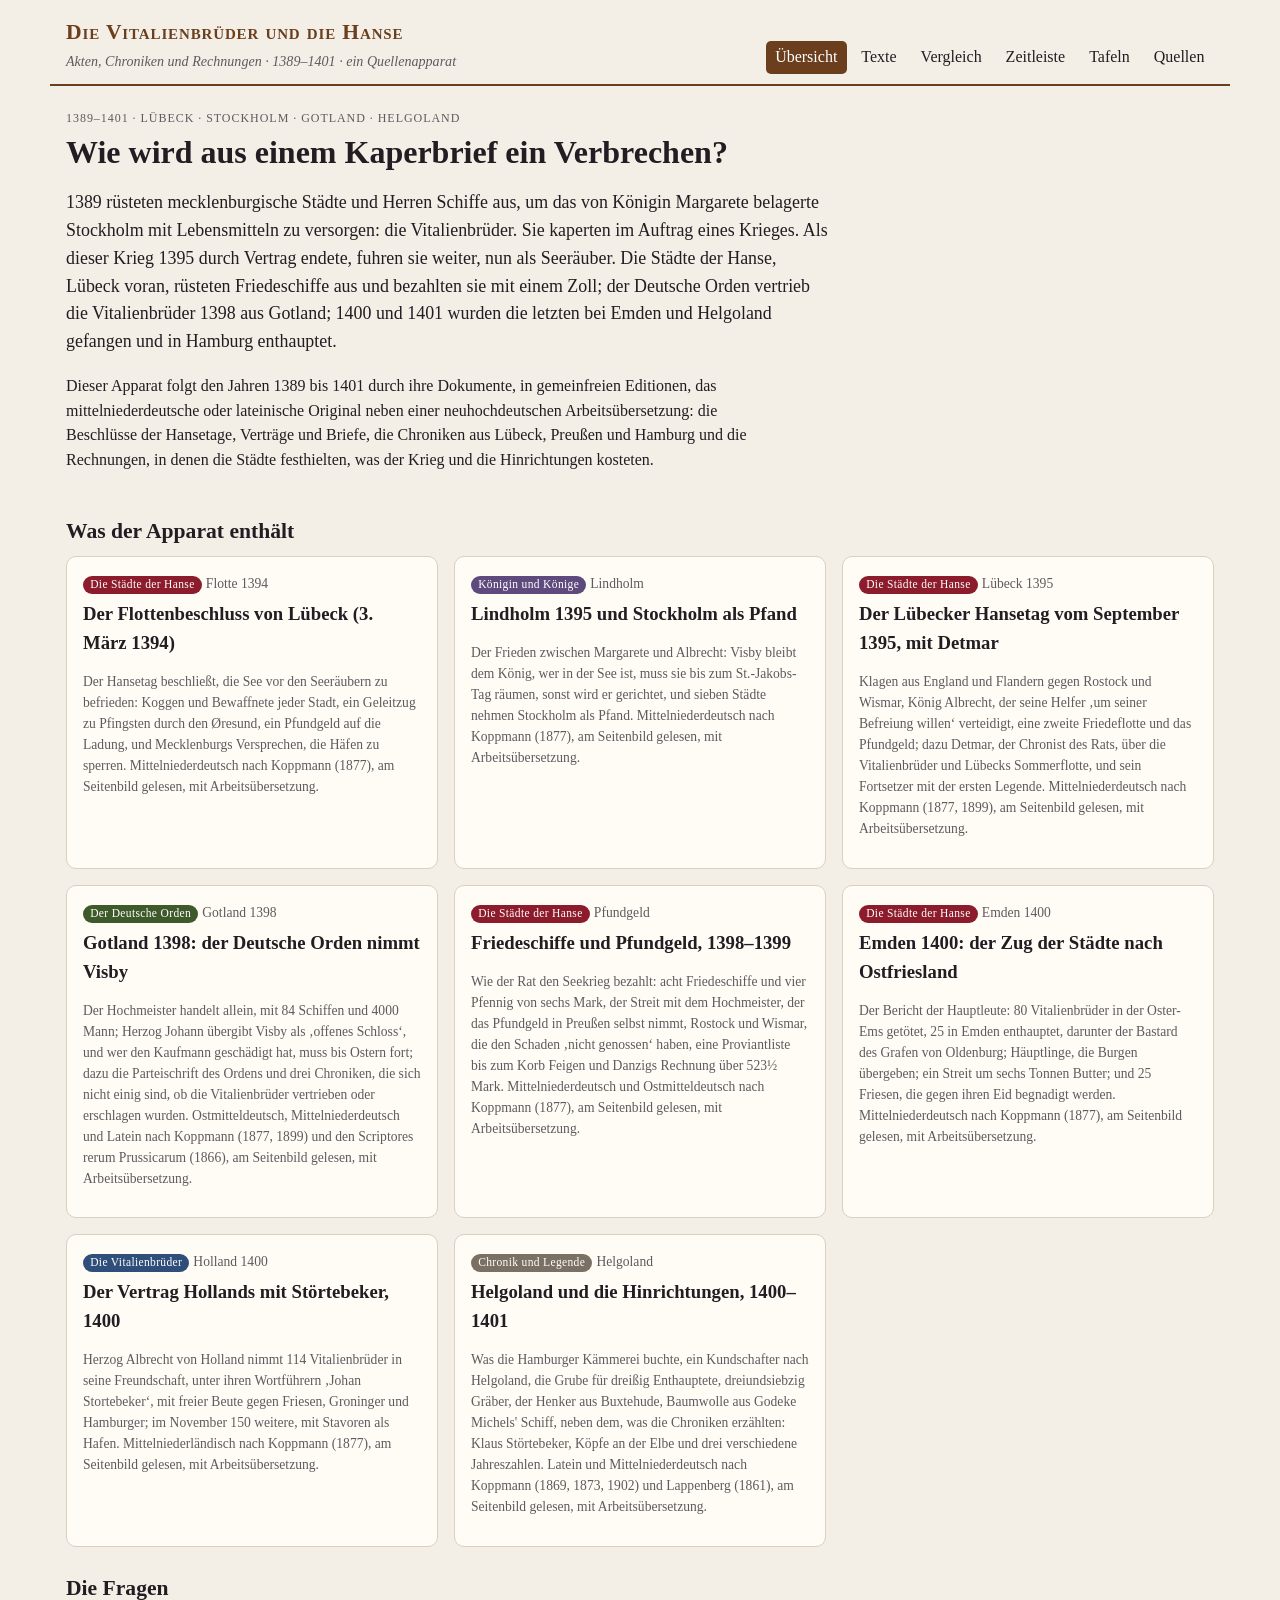
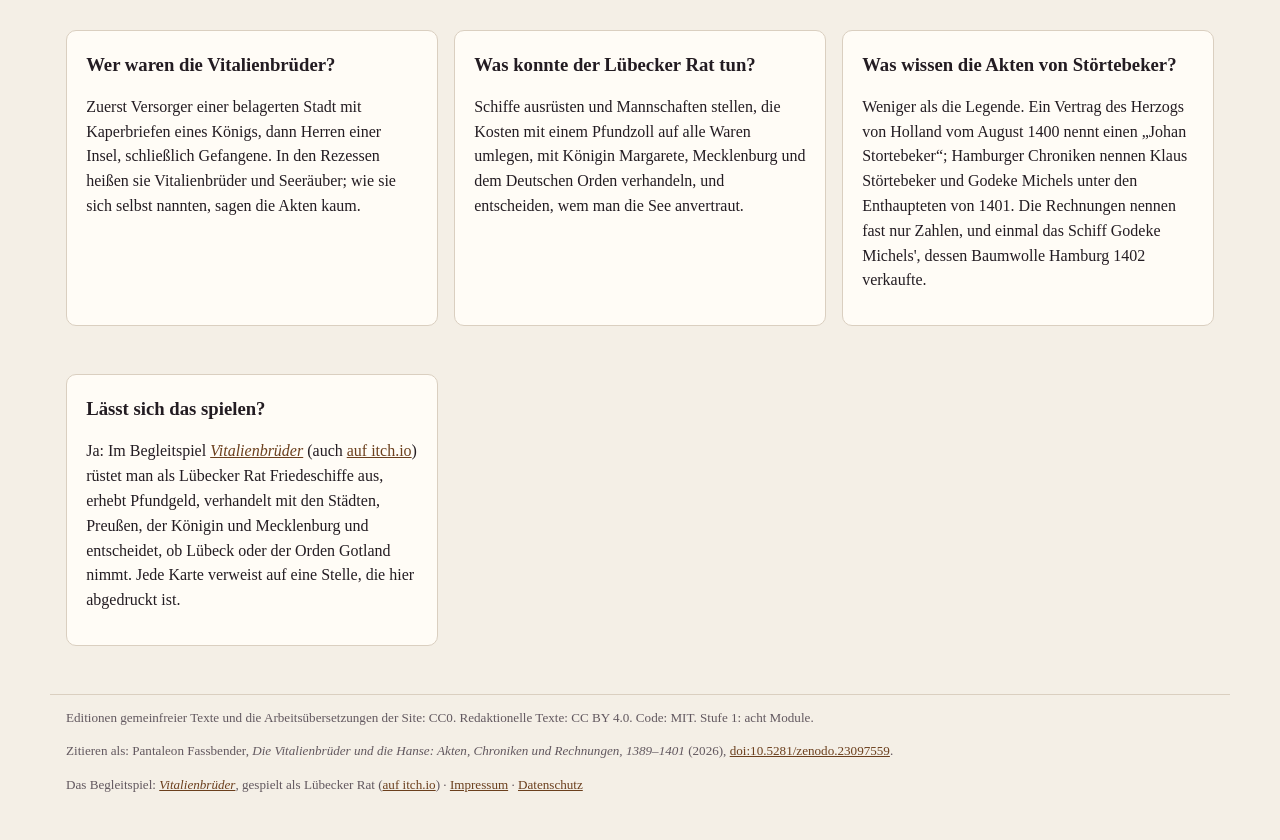
<file: index.html>
<!doctype html>
<html lang="de">
<head>
<meta charset="utf-8">
<meta name="viewport" content="width=device-width, initial-scale=1">
<title>Die Vitalienbrüder und die Hanse</title>
<meta name="description" content="Ein Quellenapparat zu den Vitalienbrüdern und der Hanse, 1389–1401: Hansetage, Verträge, Chroniken und Rechnungen in gemeinfreien Editionen, das Original neben einer neuhochdeutschen Übersetzung.">
<meta property="og:type" content="website">
<meta property="og:url" content="https://die-vitalienbrueder-und-die-hanse.netlify.app/">
<meta property="og:title" content="Die Vitalienbrüder und die Hanse">
<meta property="og:description" content="Wie wird aus einem Kaperbrief ein Verbrechen? Die Vitalienbrüder und die Hanse, 1389–1401, in ihren Akten, Chroniken und Rechnungen.">
<link rel="stylesheet" href="style.css">
</head>
<body>
<header class="top">
  <a class="brand" href="#/">
    <strong>Die Vitalienbrüder und die Hanse</strong>
    <em>Akten, Chroniken und Rechnungen · 1389–1401 · ein Quellenapparat</em>
  </a>
  <nav>
    <a href="#/">Übersicht</a>
    <a href="#/texts">Texte</a>
    <a href="#/compare" id="navCompare" hidden>Vergleich</a>
    <a href="#/timeline">Zeitleiste</a>
    <a href="#/plates" id="navPlates" hidden>Tafeln</a>
    <a href="#/sources">Quellen</a>
  </nav>
</header>
<main id="view" aria-live="polite"></main>
<footer>
  <p>Editionen gemeinfreier Texte und die Arbeitsübersetzungen der Site: CC0. Redaktionelle Texte: CC BY 4.0. Code: MIT. Stufe 1: acht Module.</p>
  <p>Zitieren als: Pantaleon Fassbender, <em>Die Vitalienbrüder und die Hanse: Akten, Chroniken und Rechnungen, 1389–1401</em> (2026), <a href="https://doi.org/10.5281/zenodo.23097559">doi:10.5281/zenodo.23097559</a>.</p>
  <p>Das Begleitspiel: <a href="https://vitalienbrueder.netlify.app/"><em>Vitalienbrüder</em></a>, gespielt als Lübecker Rat (<a href="https://leofassb.itch.io/vitalienbrueder">auf itch.io</a>) · <a href="legal.html#notice">Impressum</a> · <a href="legal.html#privacy">Datenschutz</a></p>
</footer>
<script src="app.js"></script>
</body>
</html>
</file>
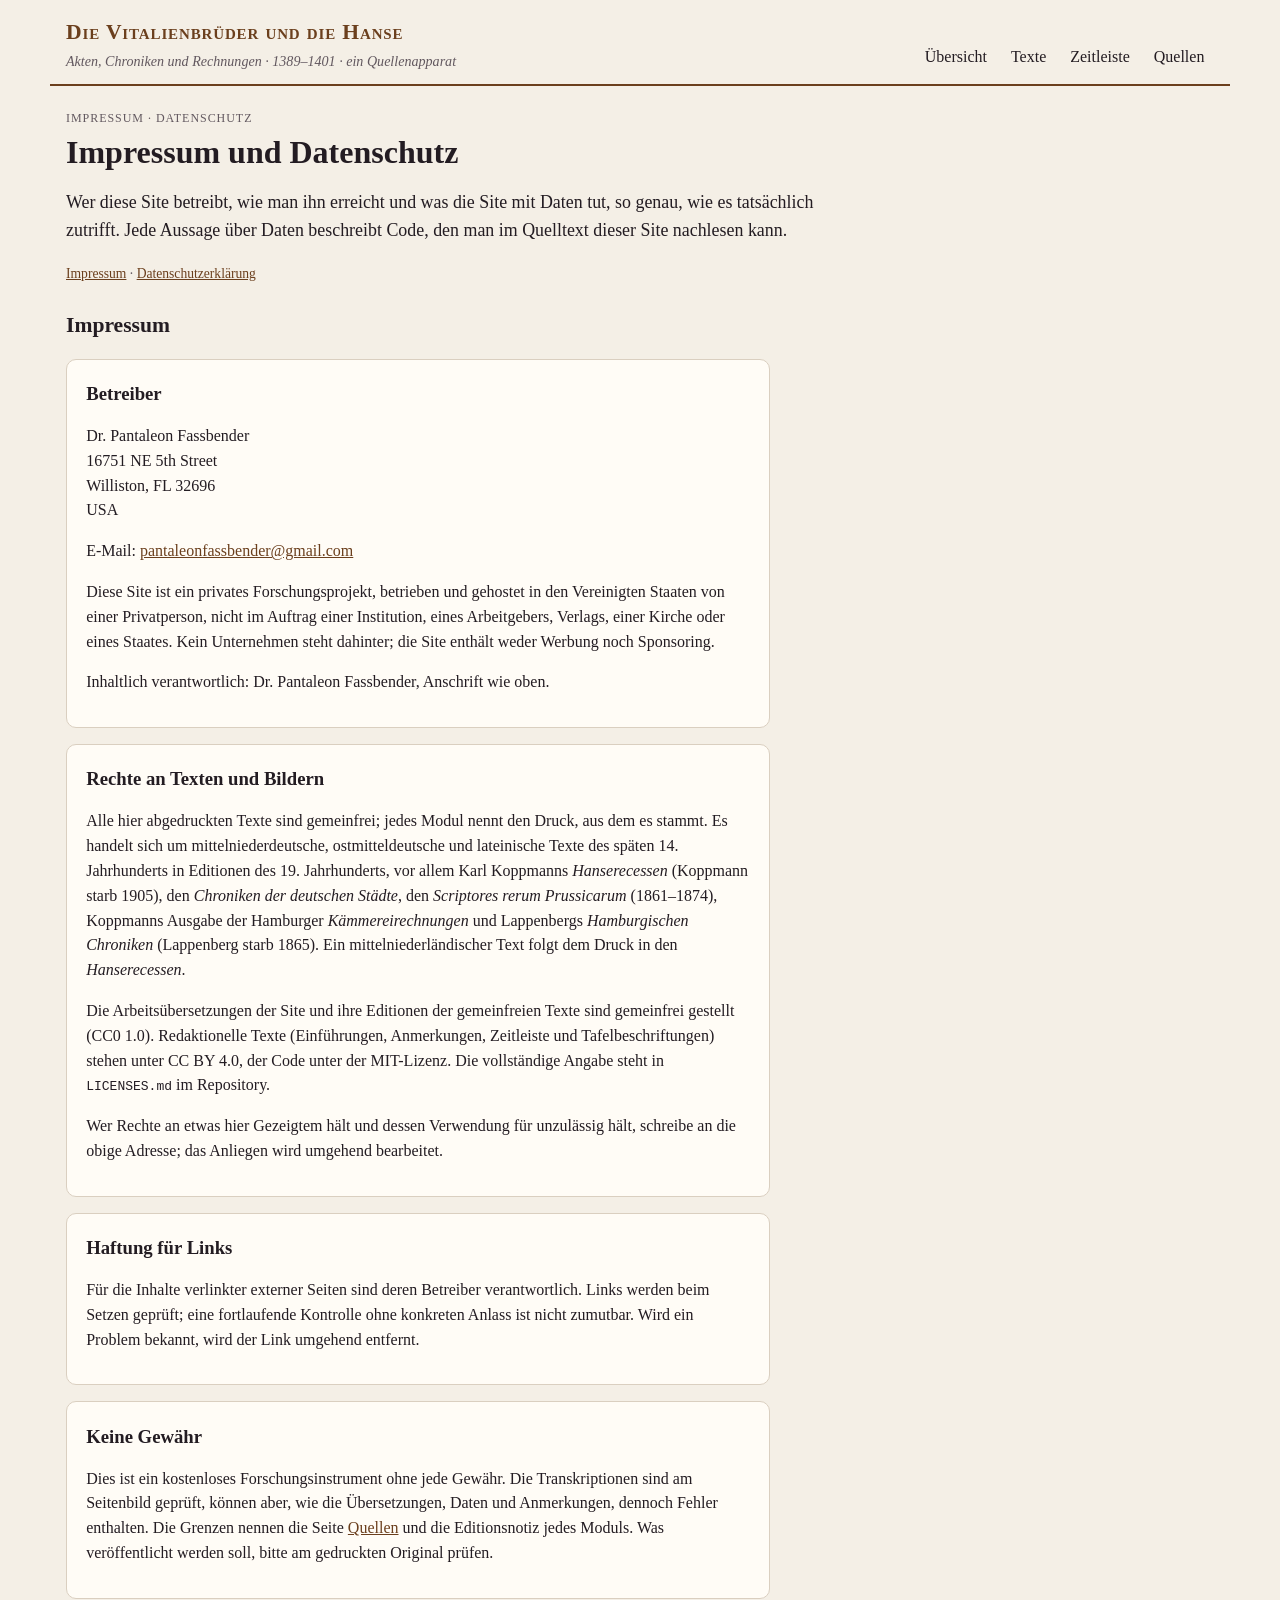
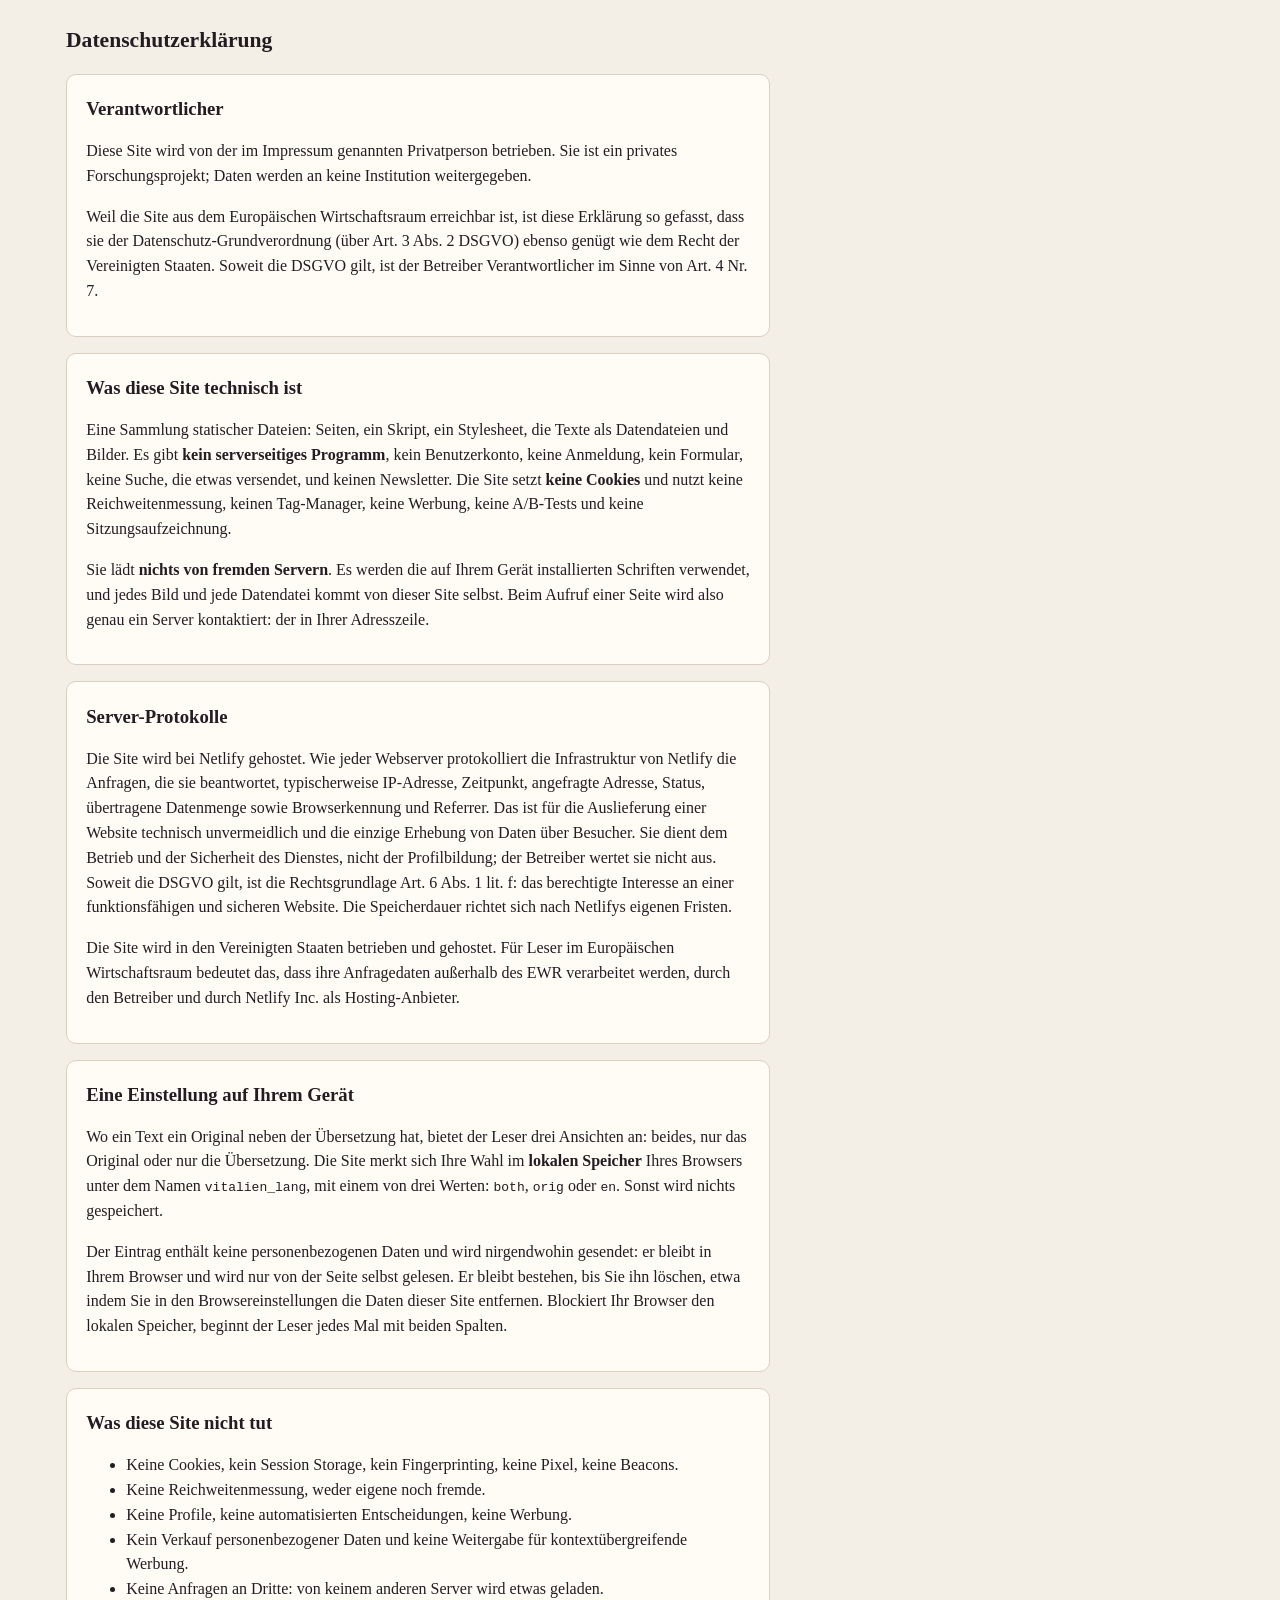
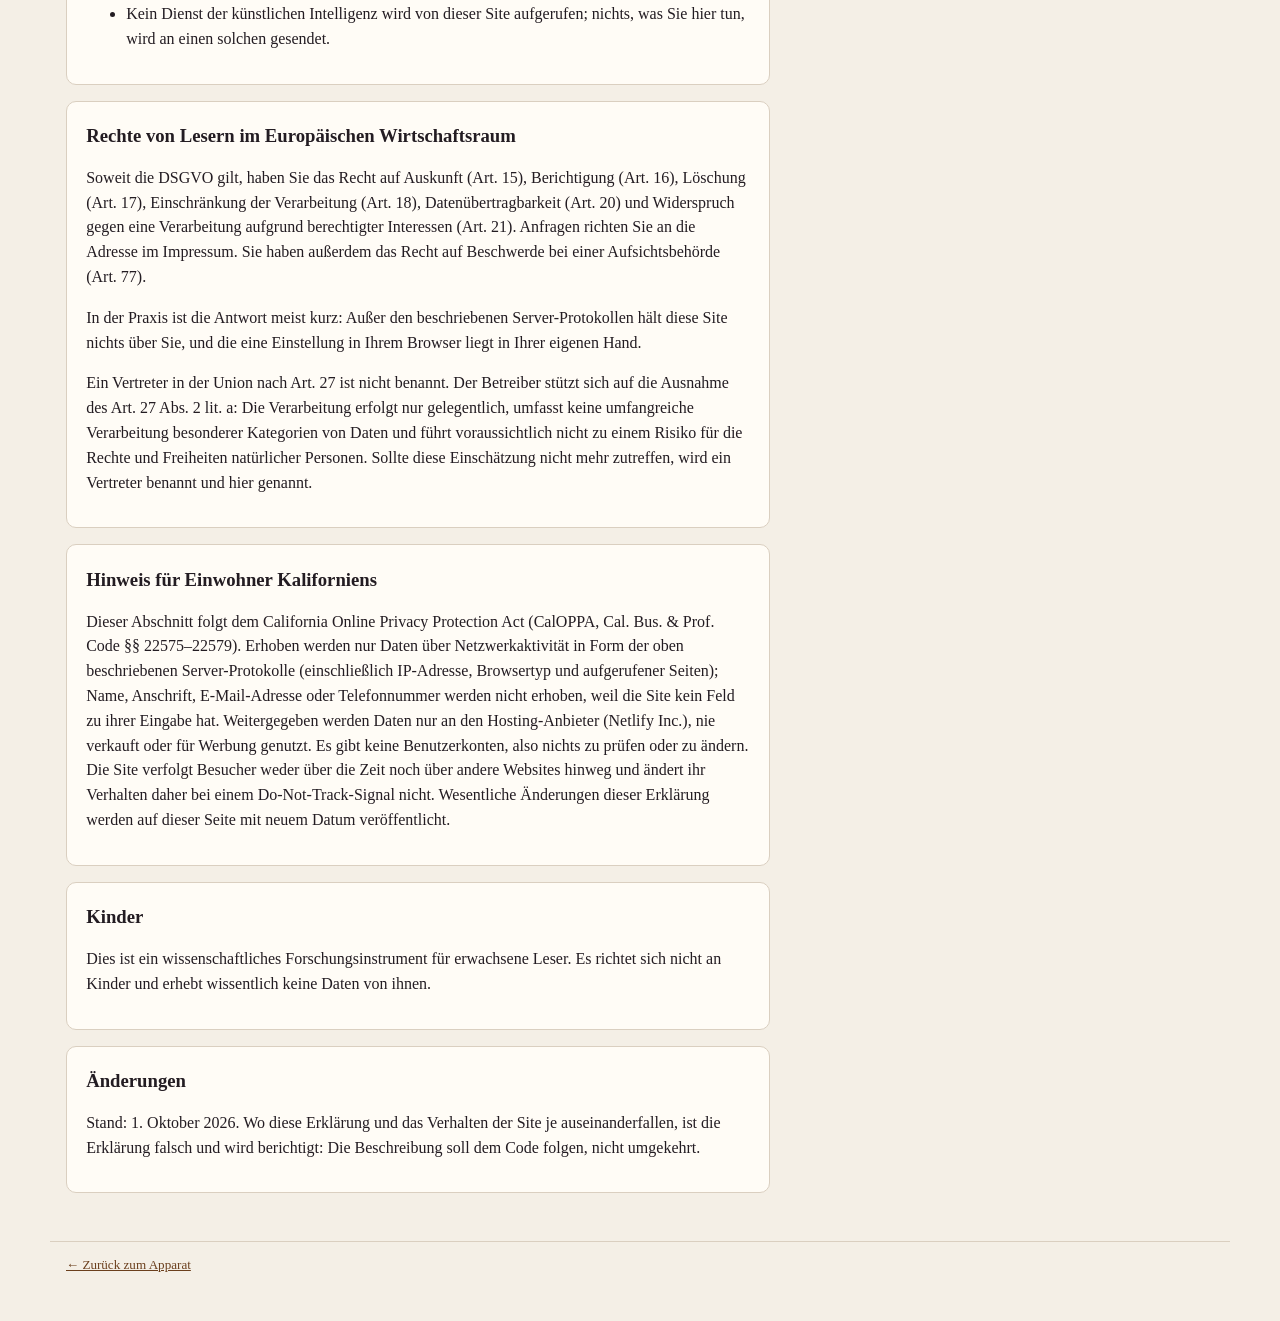
<file: legal.html>
<!doctype html>
<html lang="de">
<head>
<meta charset="utf-8">
<meta name="viewport" content="width=device-width, initial-scale=1">
<title>Impressum und Datenschutz · Die Vitalienbrüder und die Hanse</title>
<meta name="description" content="Wer diese Site betreibt, wie man ihn erreicht und was die Site mit Daten tut.">
<link rel="stylesheet" href="style.css">
</head>
<body>
<header class="top">
  <a class="brand" href="index.html#/">
    <strong>Die Vitalienbrüder und die Hanse</strong>
    <em>Akten, Chroniken und Rechnungen · 1389–1401 · ein Quellenapparat</em>
  </a>
  <nav>
    <a href="index.html#/">Übersicht</a>
    <a href="index.html#/texts">Texte</a>
    <a href="index.html#/timeline">Zeitleiste</a>
    <a href="index.html#/sources">Quellen</a>
  </nav>
</header>
<main>
  <span class="tag">Impressum · Datenschutz</span>
  <h1>Impressum und Datenschutz</h1>
  <p class="lede">Wer diese Site betreibt, wie man ihn erreicht und was die Site mit Daten tut, so genau, wie es tatsächlich zutrifft. Jede Aussage über Daten beschreibt Code, den man im Quelltext dieser Site nachlesen kann.</p>
  <p class="fine"><a href="#notice">Impressum</a> · <a href="#privacy">Datenschutzerklärung</a></p>

  <h2 id="notice">Impressum</h2>

  <div class="panel readable"><h3>Betreiber</h3>
    <p>Dr. Pantaleon Fassbender<br>16751 NE 5th Street<br>Williston, FL 32696<br>USA</p>
    <p>E-Mail: <a href="mailto:pantaleonfassbender@gmail.com">pantaleonfassbender@gmail.com</a></p>
    <p>Diese Site ist ein privates Forschungsprojekt, betrieben und gehostet in den Vereinigten Staaten von einer Privatperson, nicht im Auftrag einer Institution, eines Arbeitgebers, Verlags, einer Kirche oder eines Staates. Kein Unternehmen steht dahinter; die Site enthält weder Werbung noch Sponsoring.</p>
    <p>Inhaltlich verantwortlich: Dr. Pantaleon Fassbender, Anschrift wie oben.</p>
  </div>

  <div class="panel readable"><h3>Rechte an Texten und Bildern</h3>
    <p>Alle hier abgedruckten Texte sind gemeinfrei; jedes Modul nennt den Druck, aus dem es stammt. Es handelt sich um mittelniederdeutsche, ostmitteldeutsche und lateinische Texte des späten 14. Jahrhunderts in Editionen des 19. Jahrhunderts, vor allem Karl Koppmanns <i>Hanserecessen</i> (Koppmann starb 1905), den <i>Chroniken der deutschen Städte</i>, den <i>Scriptores rerum Prussicarum</i> (1861–1874), Koppmanns Ausgabe der Hamburger <i>Kämmereirechnungen</i> und Lappenbergs <i>Hamburgischen Chroniken</i> (Lappenberg starb 1865). Ein mittelniederländischer Text folgt dem Druck in den <i>Hanserecessen</i>.</p>
    <p>Die Arbeitsübersetzungen der Site und ihre Editionen der gemeinfreien Texte sind gemeinfrei gestellt (CC0 1.0). Redaktionelle Texte (Einführungen, Anmerkungen, Zeitleiste und Tafelbeschriftungen) stehen unter CC BY 4.0, der Code unter der MIT-Lizenz. Die vollständige Angabe steht in <code>LICENSES.md</code> im Repository.</p>
    <p>Wer Rechte an etwas hier Gezeigtem hält und dessen Verwendung für unzulässig hält, schreibe an die obige Adresse; das Anliegen wird umgehend bearbeitet.</p>
  </div>

  <div class="panel readable"><h3>Haftung für Links</h3>
    <p>Für die Inhalte verlinkter externer Seiten sind deren Betreiber verantwortlich. Links werden beim Setzen geprüft; eine fortlaufende Kontrolle ohne konkreten Anlass ist nicht zumutbar. Wird ein Problem bekannt, wird der Link umgehend entfernt.</p>
  </div>

  <div class="panel readable"><h3>Keine Gewähr</h3>
    <p>Dies ist ein kostenloses Forschungsinstrument ohne jede Gewähr. Die Transkriptionen sind am Seitenbild geprüft, können aber, wie die Übersetzungen, Daten und Anmerkungen, dennoch Fehler enthalten. Die Grenzen nennen die Seite <a href="index.html#/sources">Quellen</a> und die Editionsnotiz jedes Moduls. Was veröffentlicht werden soll, bitte am gedruckten Original prüfen.</p>
  </div>

  <h2 id="privacy">Datenschutzerklärung</h2>

  <div class="panel readable"><h3>Verantwortlicher</h3>
    <p>Diese Site wird von der im Impressum genannten Privatperson betrieben. Sie ist ein privates Forschungsprojekt; Daten werden an keine Institution weitergegeben.</p>
    <p>Weil die Site aus dem Europäischen Wirtschaftsraum erreichbar ist, ist diese Erklärung so gefasst, dass sie der Datenschutz-Grundverordnung (über Art. 3 Abs. 2 DSGVO) ebenso genügt wie dem Recht der Vereinigten Staaten. Soweit die DSGVO gilt, ist der Betreiber Verantwortlicher im Sinne von Art. 4 Nr. 7.</p>
  </div>

  <div class="panel readable"><h3>Was diese Site technisch ist</h3>
    <p>Eine Sammlung statischer Dateien: Seiten, ein Skript, ein Stylesheet, die Texte als Datendateien und Bilder. Es gibt <strong>kein serverseitiges Programm</strong>, kein Benutzerkonto, keine Anmeldung, kein Formular, keine Suche, die etwas versendet, und keinen Newsletter. Die Site setzt <strong>keine Cookies</strong> und nutzt keine Reichweitenmessung, keinen Tag-Manager, keine Werbung, keine A/B-Tests und keine Sitzungsaufzeichnung.</p>
    <p>Sie lädt <strong>nichts von fremden Servern</strong>. Es werden die auf Ihrem Gerät installierten Schriften verwendet, und jedes Bild und jede Datendatei kommt von dieser Site selbst. Beim Aufruf einer Seite wird also genau ein Server kontaktiert: der in Ihrer Adresszeile.</p>
  </div>

  <div class="panel readable"><h3>Server-Protokolle</h3>
    <p>Die Site wird bei Netlify gehostet. Wie jeder Webserver protokolliert die Infrastruktur von Netlify die Anfragen, die sie beantwortet, typischerweise IP-Adresse, Zeitpunkt, angefragte Adresse, Status, übertragene Datenmenge sowie Browserkennung und Referrer. Das ist für die Auslieferung einer Website technisch unvermeidlich und die einzige Erhebung von Daten über Besucher. Sie dient dem Betrieb und der Sicherheit des Dienstes, nicht der Profilbildung; der Betreiber wertet sie nicht aus. Soweit die DSGVO gilt, ist die Rechtsgrundlage Art. 6 Abs. 1 lit. f: das berechtigte Interesse an einer funktionsfähigen und sicheren Website. Die Speicherdauer richtet sich nach Netlifys eigenen Fristen.</p>
    <p>Die Site wird in den Vereinigten Staaten betrieben und gehostet. Für Leser im Europäischen Wirtschaftsraum bedeutet das, dass ihre Anfragedaten außerhalb des EWR verarbeitet werden, durch den Betreiber und durch Netlify Inc. als Hosting-Anbieter.</p>
  </div>

  <div class="panel readable"><h3>Eine Einstellung auf Ihrem Gerät</h3>
    <p>Wo ein Text ein Original neben der Übersetzung hat, bietet der Leser drei Ansichten an: beides, nur das Original oder nur die Übersetzung. Die Site merkt sich Ihre Wahl im <strong>lokalen Speicher</strong> Ihres Browsers unter dem Namen <code>vitalien_lang</code>, mit einem von drei Werten: <code>both</code>, <code>orig</code> oder <code>en</code>. Sonst wird nichts gespeichert.</p>
    <p>Der Eintrag enthält keine personenbezogenen Daten und wird nirgendwohin gesendet: er bleibt in Ihrem Browser und wird nur von der Seite selbst gelesen. Er bleibt bestehen, bis Sie ihn löschen, etwa indem Sie in den Browsereinstellungen die Daten dieser Site entfernen. Blockiert Ihr Browser den lokalen Speicher, beginnt der Leser jedes Mal mit beiden Spalten.</p>
  </div>

  <div class="panel readable"><h3>Was diese Site nicht tut</h3>
    <ul>
      <li>Keine Cookies, kein Session Storage, kein Fingerprinting, keine Pixel, keine Beacons.</li>
      <li>Keine Reichweitenmessung, weder eigene noch fremde.</li>
      <li>Keine Profile, keine automatisierten Entscheidungen, keine Werbung.</li>
      <li>Kein Verkauf personenbezogener Daten und keine Weitergabe für kontextübergreifende Werbung.</li>
      <li>Keine Anfragen an Dritte: von keinem anderen Server wird etwas geladen.</li>
      <li>Kein Dienst der künstlichen Intelligenz wird von dieser Site aufgerufen; nichts, was Sie hier tun, wird an einen solchen gesendet.</li>
    </ul>
  </div>

  <div class="panel readable"><h3>Rechte von Lesern im Europäischen Wirtschaftsraum</h3>
    <p>Soweit die DSGVO gilt, haben Sie das Recht auf Auskunft (Art. 15), Berichtigung (Art. 16), Löschung (Art. 17), Einschränkung der Verarbeitung (Art. 18), Datenübertragbarkeit (Art. 20) und Widerspruch gegen eine Verarbeitung aufgrund berechtigter Interessen (Art. 21). Anfragen richten Sie an die Adresse im Impressum. Sie haben außerdem das Recht auf Beschwerde bei einer Aufsichtsbehörde (Art. 77).</p>
    <p>In der Praxis ist die Antwort meist kurz: Außer den beschriebenen Server-Protokollen hält diese Site nichts über Sie, und die eine Einstellung in Ihrem Browser liegt in Ihrer eigenen Hand.</p>
    <p>Ein Vertreter in der Union nach Art. 27 ist nicht benannt. Der Betreiber stützt sich auf die Ausnahme des Art. 27 Abs. 2 lit. a: Die Verarbeitung erfolgt nur gelegentlich, umfasst keine umfangreiche Verarbeitung besonderer Kategorien von Daten und führt voraussichtlich nicht zu einem Risiko für die Rechte und Freiheiten natürlicher Personen. Sollte diese Einschätzung nicht mehr zutreffen, wird ein Vertreter benannt und hier genannt.</p>
  </div>

  <div class="panel readable"><h3>Hinweis für Einwohner Kaliforniens</h3>
    <p>Dieser Abschnitt folgt dem California Online Privacy Protection Act (CalOPPA, Cal. Bus. &amp; Prof. Code §§ 22575–22579). Erhoben werden nur Daten über Netzwerkaktivität in Form der oben beschriebenen Server-Protokolle (einschließlich IP-Adresse, Browsertyp und aufgerufener Seiten); Name, Anschrift, E-Mail-Adresse oder Telefonnummer werden nicht erhoben, weil die Site kein Feld zu ihrer Eingabe hat. Weitergegeben werden Daten nur an den Hosting-Anbieter (Netlify Inc.), nie verkauft oder für Werbung genutzt. Es gibt keine Benutzerkonten, also nichts zu prüfen oder zu ändern. Die Site verfolgt Besucher weder über die Zeit noch über andere Websites hinweg und ändert ihr Verhalten daher bei einem Do-Not-Track-Signal nicht. Wesentliche Änderungen dieser Erklärung werden auf dieser Seite mit neuem Datum veröffentlicht.</p>
  </div>

  <div class="panel readable"><h3>Kinder</h3>
    <p>Dies ist ein wissenschaftliches Forschungsinstrument für erwachsene Leser. Es richtet sich nicht an Kinder und erhebt wissentlich keine Daten von ihnen.</p>
  </div>

  <div class="panel readable"><h3>Änderungen</h3>
    <p>Stand: 1. Oktober 2026. Wo diese Erklärung und das Verhalten der Site je auseinanderfallen, ist die Erklärung falsch und wird berichtigt: Die Beschreibung soll dem Code folgen, nicht umgekehrt.</p>
  </div>
</main>
<footer>
  <p><a href="index.html#/">← Zurück zum Apparat</a></p>
</footer>
</body>
</html>
</file>
<file: style.css>
:root{
  --paper:#f4efe6; --panel:#fffcf6; --ink:#231c22; --ink2:#62585f; --line:#dacfc0;
  --red:#6b3f1d; --gold:#8a6d2f; --sea:#2f5d62;
  --hanse:#8c1c2b; --vitalien:#2f4f7a; --kronen:#5e4a7d; --orden:#3f5a2a; --rezeption:#7a7064;
  --serif:"Iowan Old Style","Palatino Linotype",Palatino,"Book Antiqua",Georgia,serif;
}
*{box-sizing:border-box}
body{margin:0; background:var(--paper); color:var(--ink); font-family:var(--serif); line-height:1.55}
a{color:var(--red)}
.top{display:flex; justify-content:space-between; align-items:flex-end; flex-wrap:wrap; gap:.6rem 1.5rem;
  max-width:1180px; margin:0 auto; padding:1rem 16px .6rem; border-bottom:2px solid var(--red)}
.brand{text-decoration:none; color:inherit}
.brand strong{display:block; font-size:1.35rem; color:var(--red); font-variant:small-caps; letter-spacing:.04em}
.brand em{font-size:.88rem; color:var(--ink2)}
.top nav{display:flex; gap:.3rem; flex-wrap:wrap}
.top nav a{text-decoration:none; color:var(--ink); padding:.25rem .6rem; border-radius:5px}
.top nav a.on{background:var(--red); color:#fff}
main{max-width:1180px; margin:0 auto; padding:1.2rem 16px 2rem}
footer{max-width:1180px; margin:0 auto; padding:0 16px 2rem; font-size:.82rem; color:var(--ink2); border-top:1px solid var(--line)}
h1{font-size:2rem; margin:.2rem 0 .6rem; line-height:1.2}
h2{font-size:1.35rem; margin:1.6rem 0 .5rem}
h3{margin:.2rem 0 .3rem}
.lede{font-size:1.12rem; max-width:48rem}
.fine{font-size:.85rem; color:var(--ink2)}
.tag{font-size:.75rem; letter-spacing:.08em; text-transform:uppercase; color:var(--ink2)}
.panel{background:var(--panel); border:1px solid var(--line); border-radius:10px; padding:1rem 1.2rem; margin:1rem 0}
.readable{max-width:44rem}
.grid{display:grid; gap:1rem}
.g2{grid-template-columns:repeat(auto-fill,minmax(300px,1fr))}
.g4{grid-template-columns:repeat(auto-fill,minmax(210px,1fr))}
.card{background:var(--panel); border:1px solid var(--line); border-radius:10px; padding:.9rem 1rem; text-decoration:none; color:inherit; display:block}
a.card:hover{border-color:var(--red)}
.card.planned{opacity:.72; border-style:dashed}
.side{display:inline-block; font-size:.72rem; padding:0 .45rem; border-radius:99px; color:#fff; letter-spacing:.03em}
.side.hanse{background:var(--hanse)} .side.vitalien{background:var(--vitalien)} .side.kronen{background:var(--kronen)}
.side.orden{background:var(--orden)} .side.rezeption{background:var(--rezeption)}
.hero{display:grid; grid-template-columns:minmax(0,1.5fr) minmax(0,1fr); gap:1.5rem; align-items:start}
.hero.one{grid-template-columns:1fr}
.hero img{width:100%; border-radius:8px; border:1px solid var(--line)}
figure{margin:0}
figcaption{font-size:.85rem; color:var(--ink2); margin-top:.4rem}
.quote{border-left:3px solid var(--red); padding:.2rem 0 .2rem 1rem; margin:1rem 0; font-style:italic}
/* reader */
.toc{display:flex; flex-wrap:wrap; gap:.4rem; margin:.6rem 0 1rem}
.toc a{border:1px solid var(--line); border-radius:6px; padding:.2rem .6rem; text-decoration:none; color:var(--ink); background:var(--panel); font-size:.9rem}
.toc a.on{border-color:var(--red); background:var(--red); color:#fff}
.langbar{display:flex; gap:.3rem; margin:.4rem 0 1rem}
.langbar button{font:inherit; font-size:.85rem; background:var(--panel); border:1px solid var(--line); border-radius:6px; padding:.2rem .7rem; cursor:pointer}
.langbar button.on{background:var(--ink); color:var(--paper); border-color:var(--ink)}
.unit{display:grid; grid-template-columns:4.6rem minmax(0,1fr); gap:.3rem .8rem; padding:.55rem 0; border-bottom:1px dotted var(--line)}
.unit .num{font-size:.78rem; color:var(--ink2); text-align:right; padding-top:.2rem}
.unit .num a{color:inherit; text-decoration:none}
.unit .pg{display:block; font-size:.7rem; line-height:1.25; margin-top:.3rem; color:var(--ink2); opacity:.85}
.unit.hl{background:#efdfe6}
.unit .cols{display:grid; grid-template-columns:1fr 1fr; gap:1.2rem}
.unit .cols.one{grid-template-columns:1fr}
.unit .orig{color:var(--ink2)}
.unit .orig[lang=grc]{font-family:"Gentium Plus","Gentium Book Plus","Palatino Linotype","GFS Didot","Times New Roman",serif; color:var(--ink); font-size:1.02em; line-height:1.6}
.unit.label .text{font-variant:small-caps; letter-spacing:.03em; font-weight:600; color:var(--red)}
.unit h4{margin:0 0 .3rem; font-size:.95rem; color:var(--red)}
.unit .text,.unit .orig{white-space:pre-line}
.unit .orig[dir=rtl]{font-family:"Traditional Arabic","Sakkal Majalla","Noto Naskh Arabic","Geeza Pro",serif; font-size:1.3em; line-height:1.9; color:var(--ink)}
.unit .translit{margin-top:.5rem; font-size:.88em; font-style:italic; color:var(--ink2)}
.note{grid-column:2; font-size:.84rem; color:var(--ink2); border-left:2px solid var(--gold); padding-left:.6rem}
.hinweis{font-size:.9rem}
/* timeline */
.tl{position:relative; margin:1rem 0 0 .6rem; padding-left:1.4rem; border-left:2px solid var(--line)}
.st{position:relative; margin:0 0 1.2rem; display:grid; grid-template-columns:minmax(0,1fr) 140px; gap:1rem; align-items:start}
.st::before{content:""; position:absolute; left:-1.95rem; top:.35rem; width:12px; height:12px; border-radius:50%; background:var(--c,var(--ink)); border:2px solid var(--paper)}
.st .d{font-size:.82rem; color:var(--ink2)}
.st img{width:140px; border-radius:6px; border:1px solid var(--line)}
.st p{margin:.2rem 0}
.legend{display:flex; flex-wrap:wrap; gap:.4rem}
/* plates */
.plate img{width:100%; border-radius:6px; border:1px solid var(--line); background:#fff}
.lightbox{position:fixed; inset:0; background:rgba(20,16,12,.85); display:flex; align-items:center; justify-content:center; padding:16px; z-index:10}
.lightbox img{max-width:100%; max-height:86vh; border-radius:6px}
.lightbox .cap{color:#f5efe2; max-width:44rem; font-size:.9rem; margin-top:.6rem}
.lightbox figure{text-align:center}
/* compare */
.cmp{display:grid; gap:1rem; margin-top:1rem}
.cmp.n2{grid-template-columns:1fr 1fr}
.cmp.n3{grid-template-columns:repeat(3,minmax(0,1fr))}
.cmp.n4{grid-template-columns:1fr 1fr}
.voice{background:var(--panel); border:1px solid var(--line); border-radius:10px; padding:.8rem 1rem}
.vhead{border-bottom:1px solid var(--line); padding-bottom:.5rem; margin-bottom:.5rem}
.vunit{margin:.7rem 0}
.vunit .text{white-space:pre-line}
@media (max-width:760px){
  .cmp.n2,.cmp.n3,.cmp.n4{grid-template-columns:1fr}
  .hero{grid-template-columns:1fr}
  .unit .cols{grid-template-columns:1fr}
  .st{grid-template-columns:1fr}
  .st img{width:110px}
  h1{font-size:1.6rem}
}
@media (prefers-color-scheme: dark){
  :root:not([data-theme="light"]){--paper:#1c171b; --panel:#262026; --ink:#ece4ea; --ink2:#b3a8b0; --line:#43383f; --red:#d9a77c}
  :root:not([data-theme="light"]) .unit.hl{background:#3a2a35}
  :root:not([data-theme="light"]) .top nav a.on, :root:not([data-theme="light"]) .toc a.on{color:#1c171b}
}
</file>
